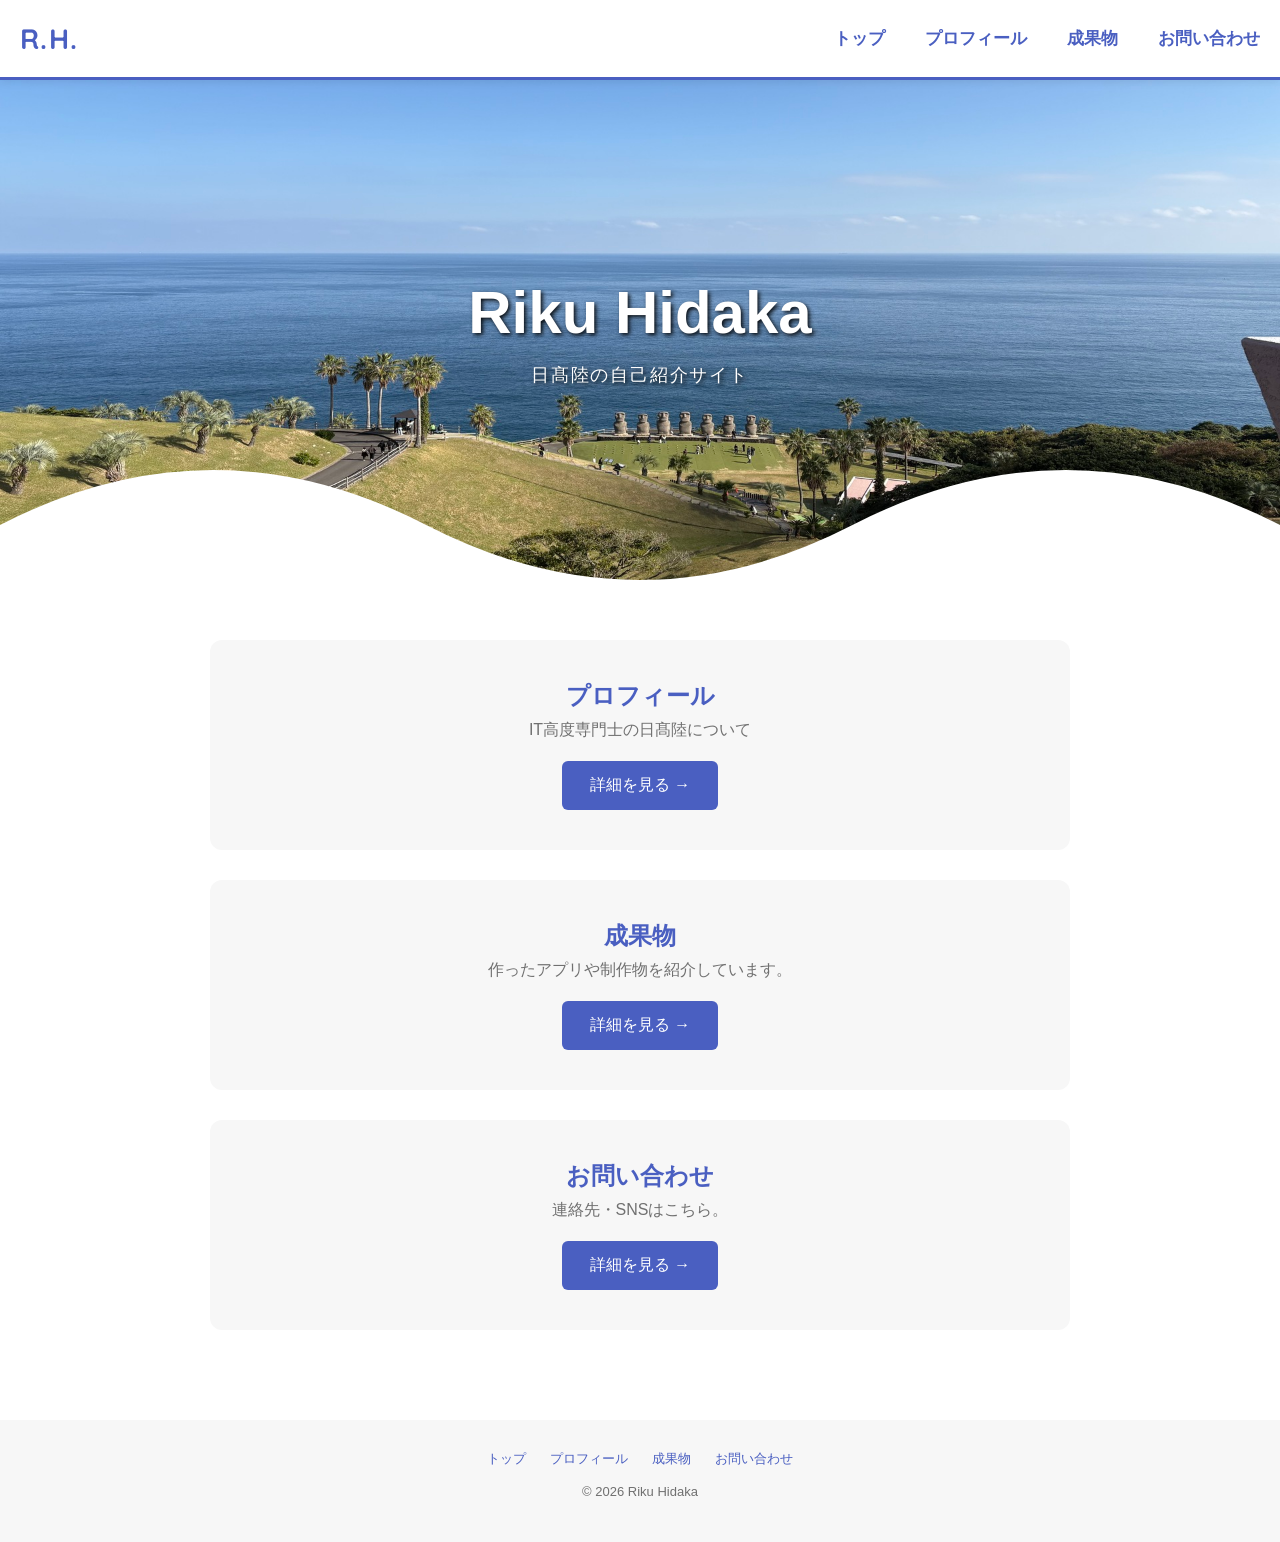
<file: index.html>
<!DOCTYPE html>
<html lang="ja">

<head>
    <meta charset="UTF-8">
    <meta name="viewport" content="width=device-width, initial-scale=1.0">
    <title>日髙陸|ポートフォリオ</title>
    <meta name="description" content="日高陸の自己紹介サイト">
    <link rel="stylesheet" href="css/base.css">
    <link rel="stylesheet" href="css/index.css">
    <script src="js/script.js" defer></script>
    <link href="https://fonts.googleapis.com/css2?family=Quicksand:wght@700&display=swap" rel="stylesheet">
</head>

<body>
    <header id="header">
        <h1 class="logo"><a href="index.html">R.H.</a></h1>
        <div class="hambuger">
            <span></span>
            <span></span>
            <span></span>
        </div>
        <nav class="navi">
            <ul class="menu">
                <li><a href="index.html">トップ</a></li>
                <li><a href="profile.html">プロフィール</a></li>
                <li><a href="works.html">成果物</a></li>
                <li><a href="contact.html">お問い合わせ</a></li>
            </ul>
        </nav>
    </header>

    <main>
        <section class="mainvisual">
            <img src="img/mainvisual.jpeg" alt="風景">
            <div class="mainvisual-text">
                <h2>Riku Hidaka</h2>
                <p>日髙陸の自己紹介サイト</p>
            </div>
            <svg class="wave" viewBox="0 0 100 20" preserveAspectRatio="none" xmlns="http://www.w3.org/2000/svg">
                <path d="M0,10 q16.65,-20 33.3,0 t33.3,0 t33.4,0 L100,20 L0,20 Z" fill="#ffffff"></path>
            </svg>
        </section>
        <div class="container">
            <section class="guide">
                <h3>プロフィール</h3>
                <p>IT高度専門士の日髙陸について</p>
                <a href="profile.html" class="btn">詳細を見る →</a>
            </section>

            <section class="guide">
                <h3>成果物</h3>
                <p>作ったアプリや制作物を紹介しています。</p>
                <a href="works.html" class="btn">詳細を見る →</a>
            </section>

            <section class="guide">
                <h3>お問い合わせ</h3>
                <p>連絡先・SNSはこちら。</p>
                <a href="contact.html" class="btn">詳細を見る →</a>
            </section>
        </div>

    </main>

    <footer id="footer">
        <ul class="footer-menu">
            <li><a href="index.html">トップ</a></li>
            <li><a href="profile.html">プロフィール</a></li>
            <li><a href="works.html">成果物</a></li>
            <li><a href="contact.html">お問い合わせ</a></li>
        </ul>
        <p>&copy; 2026 Riku Hidaka</p>
    </footer>
</body>

</html>
</file>
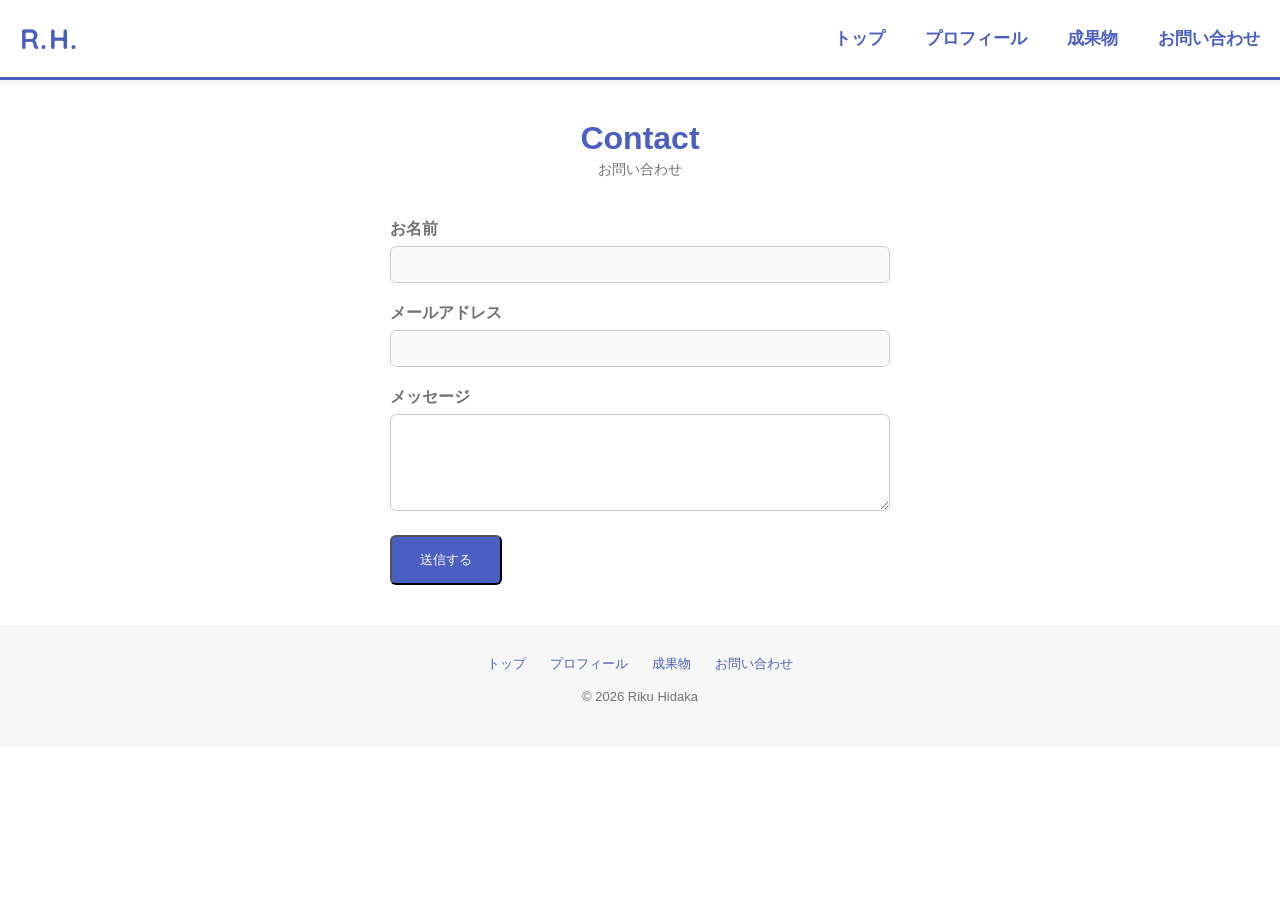
<file: contact.html>
<!doctype html>
<html lang="ja">
  <head>
    <meta charset="UTF-8" />
    <meta name="viewport" content="width=device-width, initial-scale=1.0" />
    <title>日髙陸|ポートフォリオ</title>
    <meta name="description" content="日高陸の自己紹介サイト" />
    <link rel="stylesheet" href="css/base.css" />
    <link rel="stylesheet" href="css/contact.css" />
    <script src="js/script.js" defer></script>
    <link
      href="https://fonts.googleapis.com/css2?family=Quicksand:wght@700&display=swap"
      rel="stylesheet"
    />
  </head>

  <body class="subpage">
    <header id="header">
      <h1 class="logo"><a href="index.html">R.H.</a></h1>
      <div class="hambuger">
        <span></span>
        <span></span>
        <span></span>
      </div>
      <nav class="navi">
        <ul class="menu">
          <li><a href="index.html">トップ</a></li>
          <li><a href="profile.html">プロフィール</a></li>
          <li><a href="works.html">成果物</a></li>
          <li><a href="contact.html">お問い合わせ</a></li>
        </ul>
      </nav>
    </header>

    <main>
      <section class="page-title">
        <h2>Contact</h2>
        <p>お問い合わせ</p>
      </section>
      <form class="contact-form">
        <div class="form-group">
          <label for="name">お名前</label>
          <input type="text" id="name" name="name" required />
        </div>
        <div class="form-group">
          <label for="email">メールアドレス</label>
          <input type="email" id="email" name="email" required />
        </div>
        <div class="form-group">
          <label for="message">メッセージ</label>
          <textarea id="message" name="message" rows="5" required></textarea>
        </div>
        <button type="submit" class="btn">送信する</button>
      </form>
    </main>

    <footer id="footer">
      <ul class="footer-menu">
        <li><a href="index.html">トップ</a></li>
        <li><a href="profile.html">プロフィール</a></li>
        <li><a href="works.html">成果物</a></li>
        <li><a href="contact.html">お問い合わせ</a></li>
      </ul>
      <p>&copy; 2026 Riku Hidaka</p>
    </footer>
  </body>
</html>
</file>
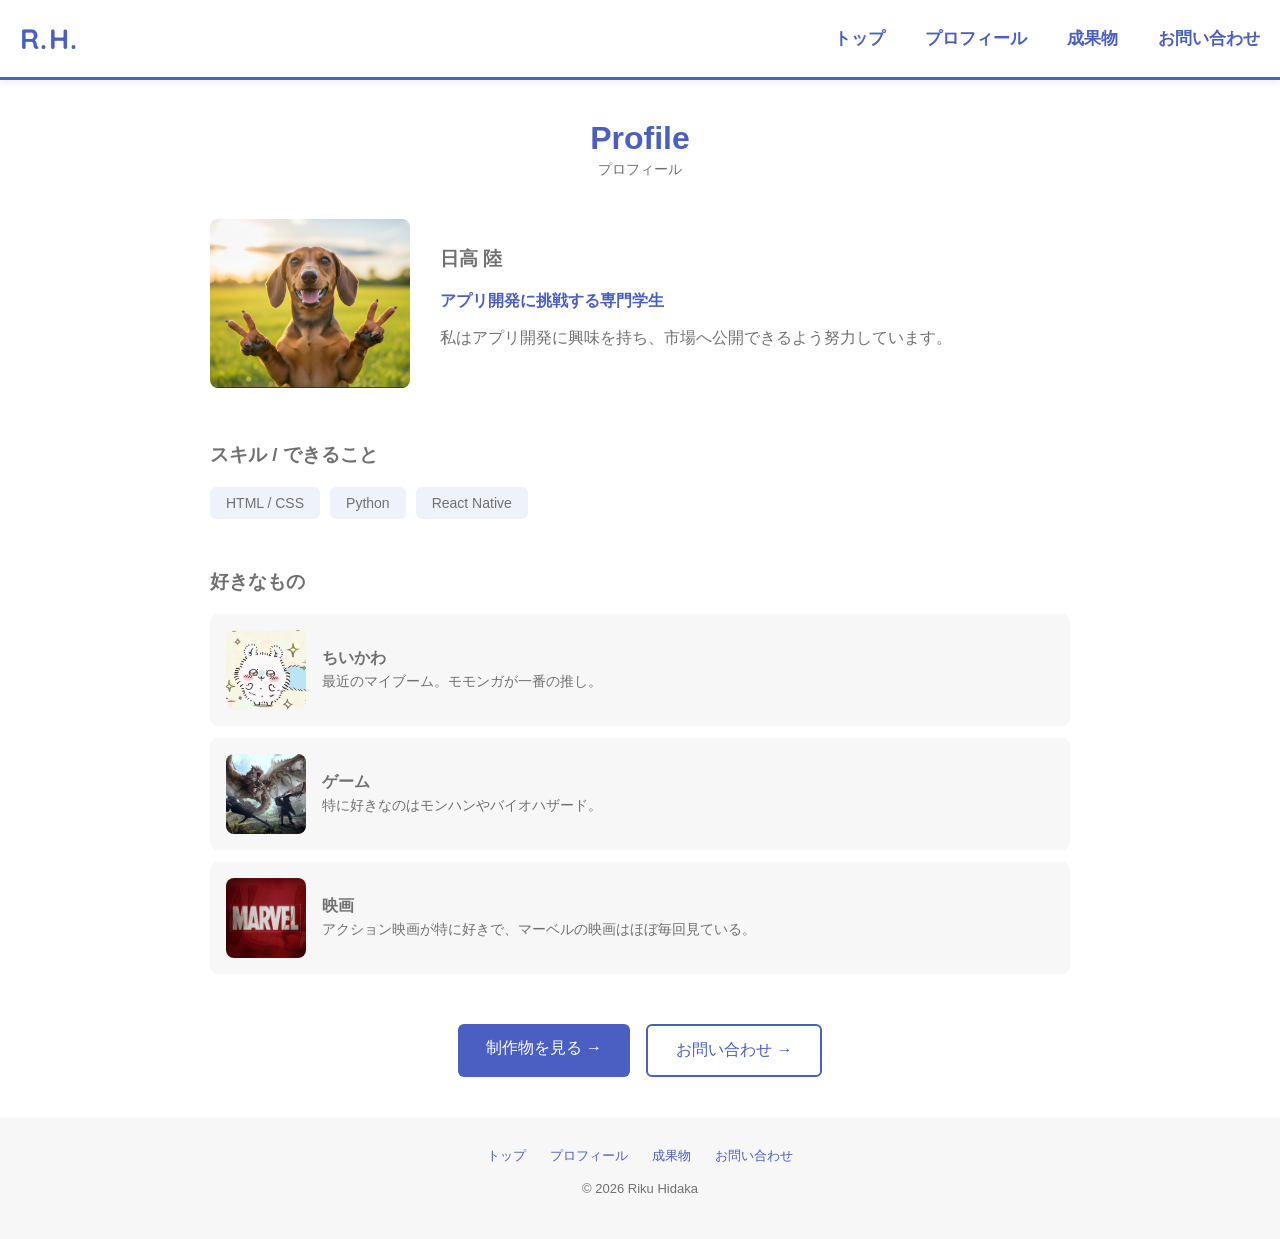
<file: profile.html>
<!DOCTYPE html>
<html lang="ja">

<head>
    <meta charset="UTF-8">
    <meta name="viewport" content="width=device-width, initial-scale=1.0">
    <title>Profile｜日高陸</title>
    <meta name="description" content="日高陸のプロフィール">
    <script src="js/script.js" defer></script>
    <link href="https://fonts.googleapis.com/css2?family=Quicksand:wght@700&display=swap" rel="stylesheet">
    <link rel="stylesheet" href="css/base.css">
    <link rel="stylesheet" href="css/profile.css">
</head>

<body class="subpage">
    <header id="header">
        <h1 class="logo"><a href="index.html">R.H.</a></h1>
        <div class="hambuger">
            <span></span>
            <span></span>
            <span></span>
        </div>
        <nav class="navi">
            <ul class="menu">
                <li><a href="index.html">トップ</a></li>
                <li><a href="profile.html">プロフィール</a></li>
                <li><a href="works.html">成果物</a></li>
                <li><a href="contact.html">お問い合わせ</a></li>
            </ul>
        </nav>
    </header>

    <main>
        <!-- ページ見出し -->
        <section class="page-title">
            <h2>Profile</h2>
            <p>プロフィール</p>
        </section>

        <!-- 自己紹介（写真左・文章右） -->
        <section class="intro">
            <div class="intro-photo">
                <img src="img/profile.png" alt="プロフィール写真">
            </div>
            <div class="intro-text">
                <h3>日高 陸</h3>
                <p class="catch">アプリ開発に挑戦する専門学生</p>
                <p>私はアプリ開発に興味を持ち、市場へ公開できるよう努力しています。</p>
            </div>
        </section>

        <!-- スキル -->
        <section class="skills">
            <h3>スキル / できること</h3>
            <ul class="skill-list">
                <li>HTML / CSS</li>
                <li>Python</li>
                <li>React Native</li>
            </ul>
        </section>

        <!-- 好きなもの -->
        <section class="favorites">
            <h3>好きなもの</h3>
            <ul class="favorite-list">
                <li class="favorite-card">
                    <img src="img/favorite.png" alt="ちいかわ" class="favorite-thumb">
                    <div class="favorite-body">
                        <h4>ちいかわ</h4>
                        <p>最近のマイブーム。モモンガが一番の推し。</p>
                    </div>
                </li>
                <li class="favorite-card">
                    <img src="img/favorite2.png" alt="ゲーム" class="favorite-thumb">
                    <div class="favorite-body">
                        <h4>ゲーム</h4>
                        <p>特に好きなのはモンハンやバイオハザード。</p>
                    </div>
                </li>
                <li class="favorite-card">
                    <img src="img/favorite3.png" alt="映画" class="favorite-thumb">
                    <div class="favorite-body">
                        <h4>映画</h4>
                        <p>アクション映画が特に好きで、マーベルの映画はほぼ毎回見ている。</p>
                    </div>
                </li>
            </ul>
        </section>

        <!-- 次への導線 -->
        <section class="links">
            <a href="works.html" class="btn">制作物を見る →</a>
            <a href="contact.html" class="btn btn-sub">お問い合わせ →</a>
        </section>
    </main>

    <footer id="footer">
        <ul class="footer-menu">
            <li><a href="index.html">トップ</a></li>
            <li><a href="profile.html">プロフィール</a></li>
            <li><a href="works.html">成果物</a></li>
            <li><a href="contact.html">お問い合わせ</a></li>
        </ul>
        <p>&copy; 2026 Riku Hidaka</p>
    </footer>
</body>

</html>
</file>
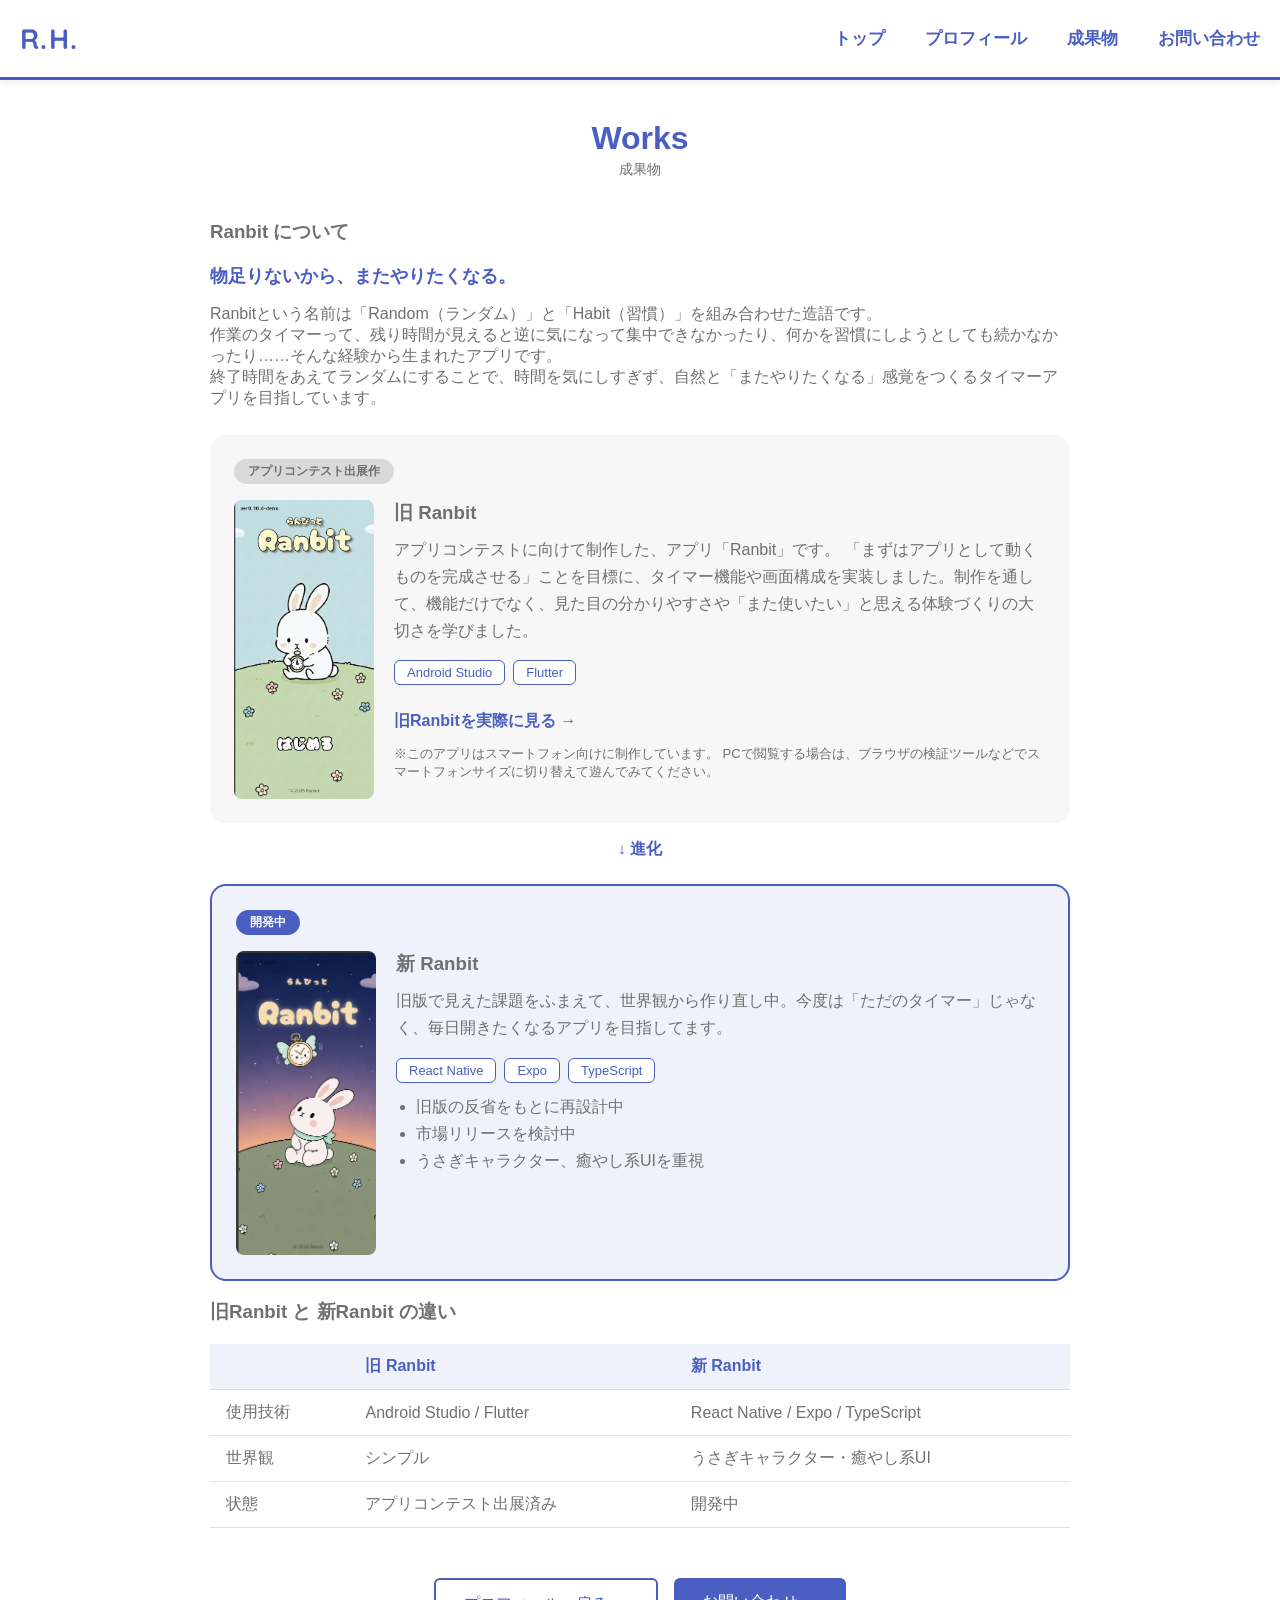
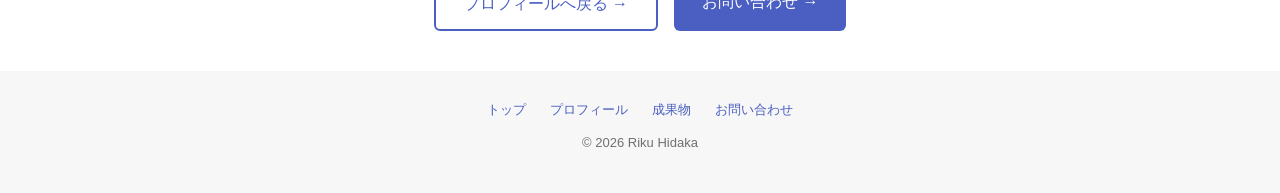
<file: works.html>
<!doctype html>
<html lang="ja">
  <head>
    <meta charset="UTF-8" />
    <meta name="viewport" content="width=device-width, initial-scale=1.0" />
    <title>Profile｜日高陸</title>
    <meta name="description" content="日高陸のプロフィール" />
    <script src="js/script.js" defer></script>
    <link
      href="https://fonts.googleapis.com/css2?family=Quicksand:wght@700&display=swap"
      rel="stylesheet"
    />
    <link rel="stylesheet" href="css/base.css" />
    <link rel="stylesheet" href="css/works.css" />
  </head>

  <body class="subpage">
    <header id="header">
      <h1 class="logo"><a href="index.html">R.H.</a></h1>
      <div class="hambuger">
        <span></span>
        <span></span>
        <span></span>
      </div>
      <nav class="navi">
        <ul class="menu">
          <li><a href="index.html">トップ</a></li>
          <li><a href="profile.html">プロフィール</a></li>
          <li><a href="works.html">成果物</a></li>
          <li><a href="contact.html">お問い合わせ</a></li>
        </ul>
      </nav>
    </header>

    <main>
      <!-- ページ見出し -->
      <section class="page-title">
        <h2>Works</h2>
        <p>成果物</p>
      </section>

      <section class="work-intro">
        <h3>Ranbit について</h3>
        <p class="work-catch">物足りないから、またやりたくなる。</p>
        <p>
          Ranbitという名前は「Random（ランダム）」と「Habit（習慣）」を組み合わせた造語です。<br />
          作業のタイマーって、残り時間が見えると逆に気になって集中できなかったり、何かを習慣にしようとしても続かなかったり……そんな経験から生まれたアプリです。<br />
          終了時間をあえてランダムにすることで、時間を気にしすぎず、自然と「またやりたくなる」感覚をつくるタイマーアプリを目指しています。
        </p>
      </section>

      <!-- 旧Ranbit（経験として） -->
      <section class="work-card work-card-sub">
        <div class="work-badge work-badge-sub">アプリコンテスト出展作</div>
        <div class="work-body">
          <img
            src="img/ranbit-old-screenshot.png"
            alt="旧Ranbitのスクリーンショット"
            class="work-screenshot-sub"
          />
          <div class="work-text">
            <h3>旧 Ranbit</h3>
            <p class="work-comment">
              アプリコンテストに向けて制作した、アプリ「Ranbit」です。
              「まずはアプリとして動くものを完成させる」ことを目標に、タイマー機能や画面構成を実装しました。制作を通して、機能だけでなく、見た目の分かりやすさや「また使いたい」と思える体験づくりの大切さを学びました。
            </p>
            <ul class="work-tags">
              <li>Android Studio</li>
              <li>Flutter</li>
            </ul>
            <a
              href="https://ranbit-project.web.app/"
              class="link-text"
              target="_blank"
              rel="noopener"
              >旧Ranbitを実際に見る →</a
            >
            <p class="note">
              ※このアプリはスマートフォン向けに制作しています。
              PCで閲覧する場合は、ブラウザの検証ツールなどでスマートフォンサイズに切り替えて遊んでみてください。
            </p>
          </div>
        </div>
      </section>

      <div class="evolution-arrow">↓ 進化</div>

      <!-- 新Ranbit（主役） -->
      <section class="work-card work-card-main">
        <div class="work-badge">開発中</div>
        <div class="work-body">
          <img
            src="img/ranbit-new-screenshot.png"
            alt="新Ranbitのスクリーンショット"
            class="work-screenshot-sub"
          />
          <div class="work-text">
            <h3>新 Ranbit</h3>
            <p class="work-comment">
              旧版で見えた課題をふまえて、世界観から作り直し中。今度は「ただのタイマー」じゃなく、毎日開きたくなるアプリを目指してます。
            </p>
            <ul class="work-tags">
              <li>React Native</li>
              <li>Expo</li>
              <li>TypeScript</li>
            </ul>
            <ul class="work-list">
              <li>旧版の反省をもとに再設計中</li>
              <li>市場リリースを検討中</li>
              <li>うさぎキャラクター、癒やし系UIを重視</li>
            </ul>
          </div>
        </div>
      </section>

      <section class="work-compare">
        <h3>旧Ranbit と 新Ranbit の違い</h3>
        <table class="compare-table">
          <thead>
            <tr>
              <th></th>
              <th>旧 Ranbit</th>
              <th>新 Ranbit</th>
            </tr>
          </thead>
          <tbody>
            <tr>
              <td>使用技術</td>
              <td>Android Studio / Flutter</td>
              <td>React Native / Expo / TypeScript</td>
            </tr>
            <tr>
              <td>世界観</td>
              <td>シンプル</td>
              <td>うさぎキャラクター・癒やし系UI</td>
            </tr>
            <tr>
              <td>状態</td>
              <td>アプリコンテスト出展済み</td>
              <td>開発中</td>
            </tr>
          </tbody>
        </table>
      </section>

      <!-- 次への導線 -->
      <section class="links">
        <a href="profile.html" class="btn btn-sub">プロフィールへ戻る →</a>
        <a href="contact.html" class="btn">お問い合わせ →</a>
      </section>
    </main>

    <footer id="footer">
      <ul class="footer-menu">
        <li><a href="index.html">トップ</a></li>
        <li><a href="profile.html">プロフィール</a></li>
        <li><a href="works.html">成果物</a></li>
        <li><a href="contact.html">お問い合わせ</a></li>
      </ul>
      <p>&copy; 2026 Riku Hidaka</p>
    </footer>
  </body>
</html>
</file>
<file: css/base.css>
@charset "UTF-8";

/*--------------------------
全体の設定
---------------------------*/
*, *::before, *::after {
    box-sizing: border-box;
}
html {
    font-size: 100%;
}
body {
    margin: 0;
    color: #707070;
    font-family: sans-serif;
    background-color: #ffffff;
}

/* クリック可能な要素：ホバーで少し透明に */
a,
button,
input[type="button"],
input[type="submit"],
input[type="reset"],
.hambuger {
    transition: opacity 0.3s;
}
a:hover,
button:not(:disabled):hover,
input[type="button"]:not(:disabled):hover,
input[type="submit"]:not(:disabled):hover,
input[type="reset"]:not(:disabled):hover,
.hambuger:hover {
    opacity: 0.6;
}

/*--------------------------
ヘッダー
---------------------------*/
#header {
    width: 100%;
    height: 80px;
    display: flex;
    justify-content: space-between;
    align-items: center;
    padding: 0 20px;
    position: sticky;
    top: 0;
    z-index: 10;
    background: #ffffff;
    box-shadow: 0 2px 8px rgba(0, 0, 0, 0.08);
    border-bottom: 3px solid #4a5fc1;
}
#header .logo {
    margin: 0;
    font-size: 28px;
    font-weight: bold;
    letter-spacing: 0.05em;
}
#header .logo a {
    color: #4a5fc1;
    text-decoration: none;
    font-family: 'Quicksand', sans-serif;
}
#header .navi .menu {
    display: flex;
    align-items: center;
    list-style: none;
    padding-left: 0;
}
#header .navi .menu li {
    margin-left: 40px;
    font-size: 17px;
}
#header .navi li a {
    color: #4a5fc1;
    text-decoration: none;
    font-weight: bold;
}
.hambuger {
    display: none;
}

/*--------------------------
共通ボタン
---------------------------*/
.btn {
    display: inline-block;
    padding: 14px 28px;
    background: #4a5fc1;
    color: #ffffff;
    text-decoration: none;
    border-radius: 6px;
}
.btn-sub {
    background: #ffffff;
    color: #4a5fc1;
    border: 2px solid #4a5fc1;
}

/*--------------------------
下層ページ共通
---------------------------*/
.subpage main {
    max-width: 900px;
    margin: 0 auto;
    padding: 40px 20px;
}
.page-title {
    text-align: center;
    margin-bottom: 40px;
}
.page-title h2 {
    margin: 0;
    font-size: 32px;
    color: #4a5fc1;
}
.page-title p {
    margin: 4px 0 0;
    font-size: 14px;
}
.links {
    display: flex;
    justify-content: center;
    gap: 16px;
}

/*--------------------------
フッター
---------------------------*/
#footer {
    padding: 30px 20px;
    background: #f7f7f7;
    text-align: center;
    font-size: 13px;
}
.footer-menu {
    display: flex;
    justify-content: center;
    flex-wrap: wrap;
    gap: 24px;
    list-style: none;
    padding-left: 0;
    margin: 0 0 16px;
}
.footer-menu a {
    color: #4a5fc1;
    text-decoration: none;
}

@media screen and (max-width: 767px) {
    #header {
        height: 60px;
        padding: 0 16px;
    }
    #header .navi {
        position: absolute;
        top: 100%;
        right: 0;
        width: 100%;
        background: #ffffff;
        box-shadow: 0 2px 4px rgba(0, 0, 0, 0.1);
        opacity: 0;
        visibility: hidden;
        transform: translateY(-10px);
        transition: opacity 0.3s, transform 0.3s, visibility 0.3s;
    }
    #header .navi.open {
        opacity: 1;
        visibility: visible;
        transform: translateY(0);
    }
    #header .navi .menu {
        flex-direction: column;
        align-items: flex-start;
        margin: 0;
    }
    #header .navi .menu li {
        margin: 0;
        padding: 14px 20px;
        width: 100%;
    }
    #header .navi .menu a {
        display: block;
        width: 100%;
    }
    .hambuger {
        display: flex;
        flex-direction: column;
        justify-content: center;
        gap: 6px;
        width: 30px;
        height: 30px;
        cursor: pointer;
    }
    .hambuger span {
        display: block;
        width: 100%;
        height: 3px;
        background: #4a5fc1;
        border-radius: 2px;
    }
    .subpage main {
        padding: 30px 16px;
    }
    .page-title {
        margin-bottom: 30px;
    }
    .links {
        flex-direction: column;
    }
    .links .btn {
        width: 100%;
        text-align: center;
    }
    .footer-menu {
        gap: 12px 20px;
    }
}
</file>
<file: css/index.css>
@charset "UTF-8";

/*--------------------------
メインビジュアル
---------------------------*/
.mainvisual {
    height: 500px;
    line-height: 0;
    overflow: hidden;
    position: relative;
}
.mainvisual img {
    width: 100%;
    height: 100%;
    object-fit: cover;
    object-position: center 70%;
}
.mainvisual .wave {
    position: absolute;
    left: 0;
    bottom: 0;
    width: 100%;
    height: 110px;
    display: block;
}
.mainvisual-text {
    position: absolute;
    top: 50%;
    left: 50%;
    transform: translate(-50%, -50%);
    z-index: 2;
    text-align: center;
    color: #ffffff;
    text-shadow: 2px 2px 4px rgba(0, 0, 0, 0.9);
    line-height: 1.4;
}
.mainvisual-text h2 {
    margin: 0;
    font-size: 60px;
}
.mainvisual-text p {
    margin: 8px 0 0;
    font-size: 18px;
    letter-spacing: 0.1em;
}

/*--------------------------
トップページのコンテンツ
---------------------------*/
.container {
    max-width: 900px;
    margin: 0 auto;
    padding: 60px 20px;
}
.guide {
    text-align: center;
    padding: 40px 20px;
    margin-bottom: 30px;
    background: #f7f7f7;
    border-radius: 12px;
}
.guide h3 {
    margin: 0 0 8px;
    font-size: 24px;
    color: #4a5fc1;
}
.guide p {
    margin: 0 0 20px;
}

@media screen and (max-width: 767px) {
    .mainvisual {
        height: clamp(280px, 40vh, 400px);
    }
    .mainvisual .wave {
        height: 50px;
    }
    .mainvisual-text {
        width: calc(100% - 32px);
    }
    .mainvisual-text h2 {
        font-size: clamp(36px, 11vw, 48px);
    }
    .mainvisual-text p {
        font-size: 14px;
    }
    .container {
        padding: 40px 16px;
    }
    .guide {
        padding: 32px 16px;
    }
}
</file>
<file: css/contact.css>
@charset "UTF-8";

.contact-form {
    max-width: 500px;
    margin: 0 auto;
}
.form-group {
    margin-bottom: 20px;
}
.form-group label {
    display: block;
    margin-bottom: 6px;
    font-weight: bold;
}
.form-group input,
.form-group textarea {
    width: 100%;
    padding: 10px;
    border: 1px solid #ccc;
    border-radius: 6px;
    font-family: inherit;
}
.form-group input:focus,
.form-group textarea:focus {
    outline: none;
    border-color: #4a5fc1;
    box-shadow: 0 0 0 3px rgba(74, 95, 193, 0.15);
}
input[type="email"] {
    background-image: url('data:image/svg+xml;utf8,...');
}
input[type="text"],
input[type="email"] {
    background-color: #fafafa;
}

@media screen and (max-width: 767px) {
    .contact-form .btn {
        width: 100%;
        text-align: center;
    }
}
</file>
<file: css/profile.css>
@charset "UTF-8";

/* 自己紹介 */
.intro {
    display: flex;
    align-items: center;
    gap: 30px;
    margin-bottom: 50px;
}
.intro-photo {
    flex-shrink: 0;
    width: 200px;
}
.intro-photo img {
    width: 100%;
    height: auto;
    border-radius: 8px;
}
.intro-text h3 {
    margin-top: 0;
}
.intro-text .catch {
    color: #4a5fc1;
    font-weight: bold;
}

/* スキル */
.skills {
    margin-bottom: 50px;
}
.skill-list {
    display: flex;
    flex-wrap: wrap;
    gap: 10px;
    list-style: none;
    padding-left: 0;
}
.skill-list li {
    padding: 8px 16px;
    background: #f0f2fb;
    border-radius: 6px;
    font-size: 14px;
}

/* 好きなもの */
.favorites {
    margin-bottom: 50px;
}
.favorite-list {
    list-style: none;
    padding-left: 0;
    margin: 0;
}
.favorite-card {
    display: flex;
    align-items: center;
    gap: 16px;
    padding: 16px;
    margin-bottom: 12px;
    background: #f7f7f7;
    border-radius: 8px;
}
.favorite-thumb {
    flex-shrink: 0;
    width: 80px;
    height: 80px;
    object-fit: cover;
    border-radius: 8px;
}
.favorite-body h4 {
    margin: 0 0 4px;
}
.favorite-body p {
    margin: 0;
    font-size: 14px;
}

@media screen and (max-width: 767px) {
    .intro {
        flex-direction: column;
        gap: 20px;
        text-align: center;
    }
    .favorite-body {
        min-width: 0;
        overflow-wrap: anywhere;
    }
}

@media screen and (max-width: 420px) {
    .favorite-card {
        align-items: flex-start;
    }
    .favorite-thumb {
        width: 64px;
        height: 64px;
    }
}
</file>
<file: css/works.css>
@charset "UTF-8";

.note {
    font-size: 13px;
}
.work-intro {
    padding-bottom: 10px;
}
.work-catch {
    color: #4a5fc1;
    font-weight: bold;
    font-size: 18px;
    margin: 0 0 16px;
}
.works-lead {
    text-align: center;
    margin-bottom: 40px;
    line-height: 1.8;
}
.work-card {
    position: relative;
    border-radius: 16px;
    padding: 24px;
    margin-bottom: 16px;
}
.work-card-main {
    background: #f0f2fb;
    border: 2px solid #4a5fc1;
}
.work-card-sub {
    background: #f7f7f7;
}
.work-badge {
    display: inline-block;
    padding: 4px 14px;
    border-radius: 20px;
    font-size: 12px;
    font-weight: bold;
    margin-bottom: 16px;
    background: #4a5fc1;
    color: #ffffff;
}
.work-badge-sub {
    background: #d9d9d9;
    color: #707070;
}
.work-body {
    display: flex;
    gap: 20px;
    align-items: flex-start;
}
.work-icon {
    flex-shrink: 0;
    width: 80px;
    height: 80px;
    border-radius: 16px;
    object-fit: cover;
}
.work-text {
    flex: 1;
    min-width: 0;
}
.work-text h3 {
    margin: 0 0 10px;
}
.work-comment {
    margin: 0 0 16px;
    line-height: 1.7;
}
.work-tags {
    display: flex;
    flex-wrap: wrap;
    gap: 8px;
    list-style: none;
    padding-left: 0;
    margin: 0 0 14px;
}
.work-tags li {
    background: #ffffff;
    border: 1px solid #4a5fc1;
    color: #4a5fc1;
    padding: 4px 12px;
    border-radius: 6px;
    font-size: 13px;
}
.work-list {
    margin: 0;
    padding-left: 20px;
}
.work-list li {
    margin-bottom: 6px;
}
.work-screenshot {
    width: 100%;
    max-width: 320px;
    border-radius: 12px;
    margin-top: 20px;
    display: block;
}
.work-screenshot-sub {
    flex-shrink: 0;
    width: 140px;
    height: auto;
    border-radius: 8px;
}
.evolution-arrow {
    text-align: center;
    color: #4a5fc1;
    font-weight: bold;
    margin: 8px 0 24px;
}
.link-text {
    display: inline-block;
    margin-top: 12px;
    color: #4a5fc1;
    font-weight: bold;
    text-decoration: none;
}
.work-card .work-card-main {
    padding-bottom: 20px;
}
.work-compare {
    margin-bottom: 50px;
}
.compare-table {
    width: 100%;
    border-collapse: collapse;
}
.compare-table th,
.compare-table td {
    padding: 12px 16px;
    border-bottom: 1px solid #e0e0e0;
    text-align: left;
}
.compare-table th {
    background: #f0f2fb;
    color: #4a5fc1;
}
.compare-table tbody tr:hover {
    background: #f7f7f7;
}

@media screen and (max-width: 767px) {
    .work-card {
        padding: 16px;
    }
    .work-body {
        flex-direction: column;
    }
    .work-screenshot-sub {
        width: min(100%, 240px);
        align-self: center;
    }
    .work-comment,
    .work-list,
    .note {
        overflow-wrap: anywhere;
    }
    .compare-table {
        display: block;
        overflow-x: auto;
        white-space: nowrap;
        -webkit-overflow-scrolling: touch;
    }
    .compare-table th,
    .compare-table td {
        padding: 10px 12px;
    }
}
</file>
